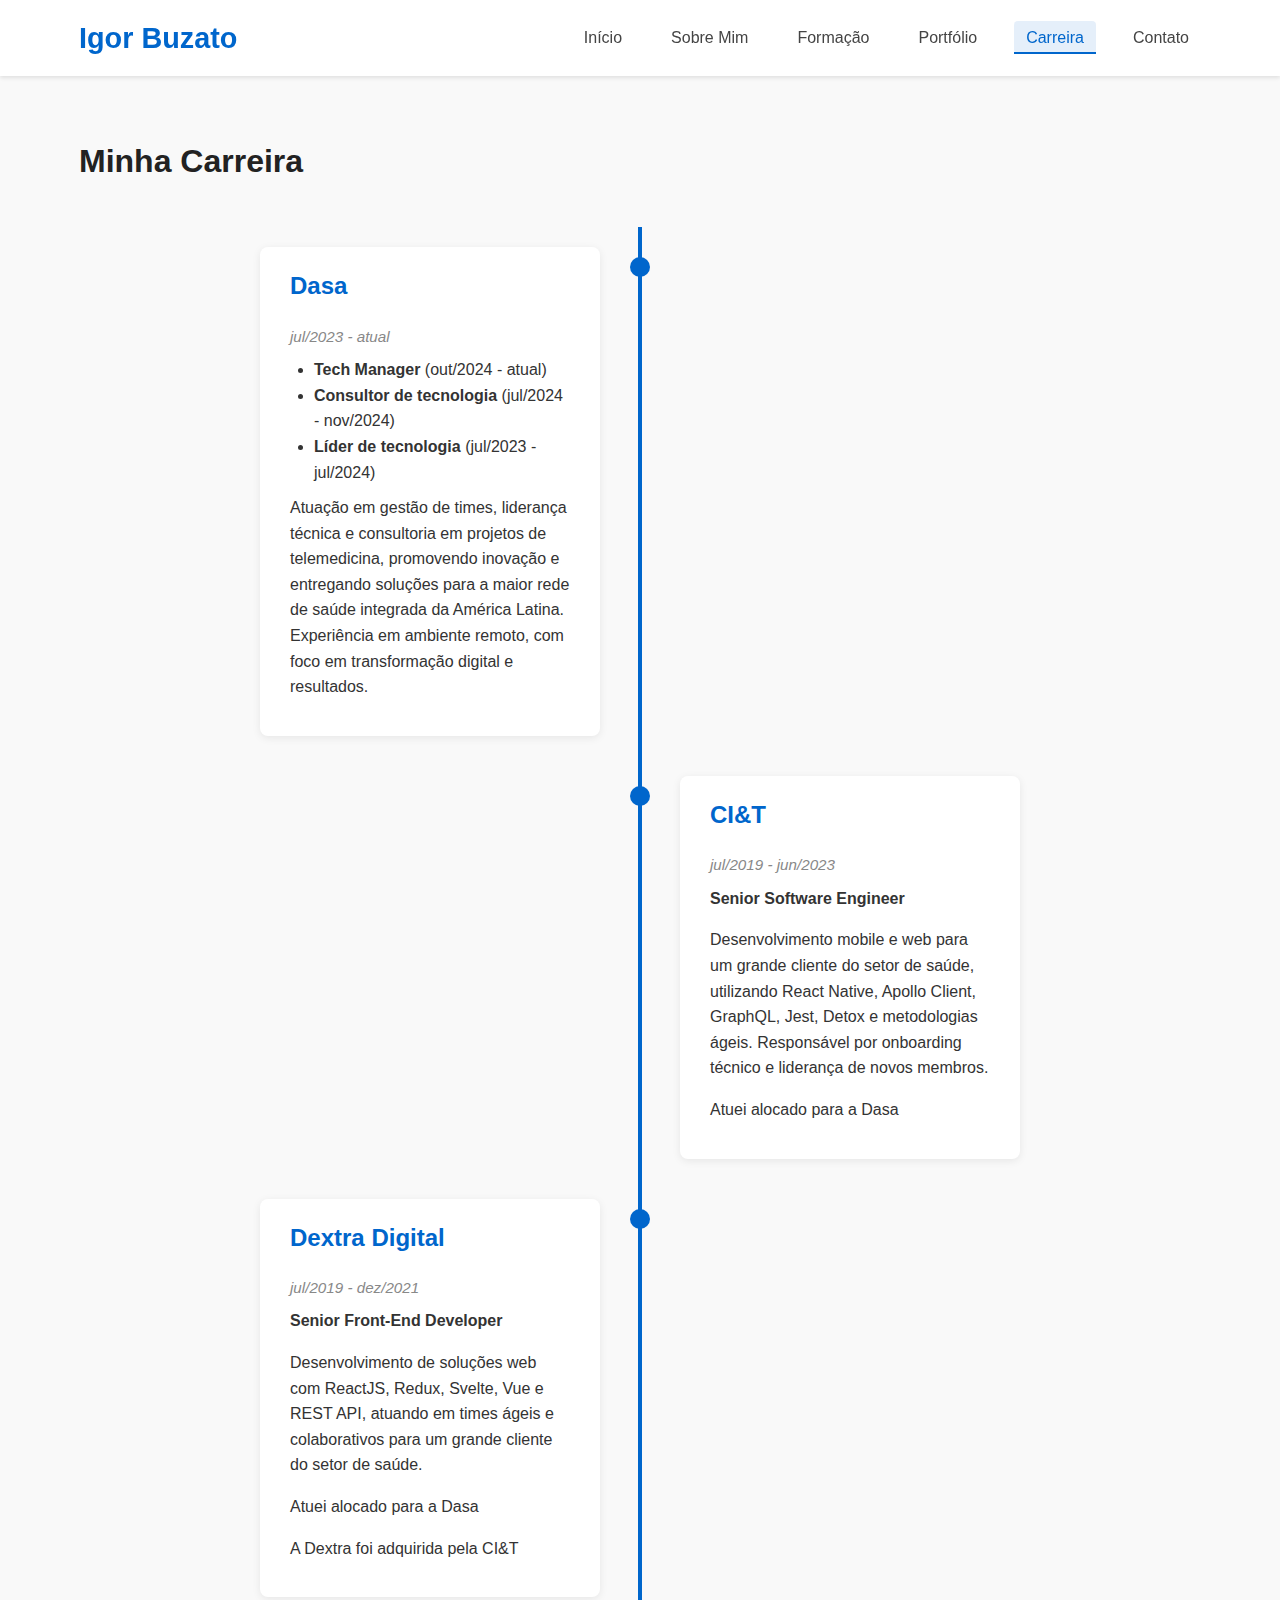
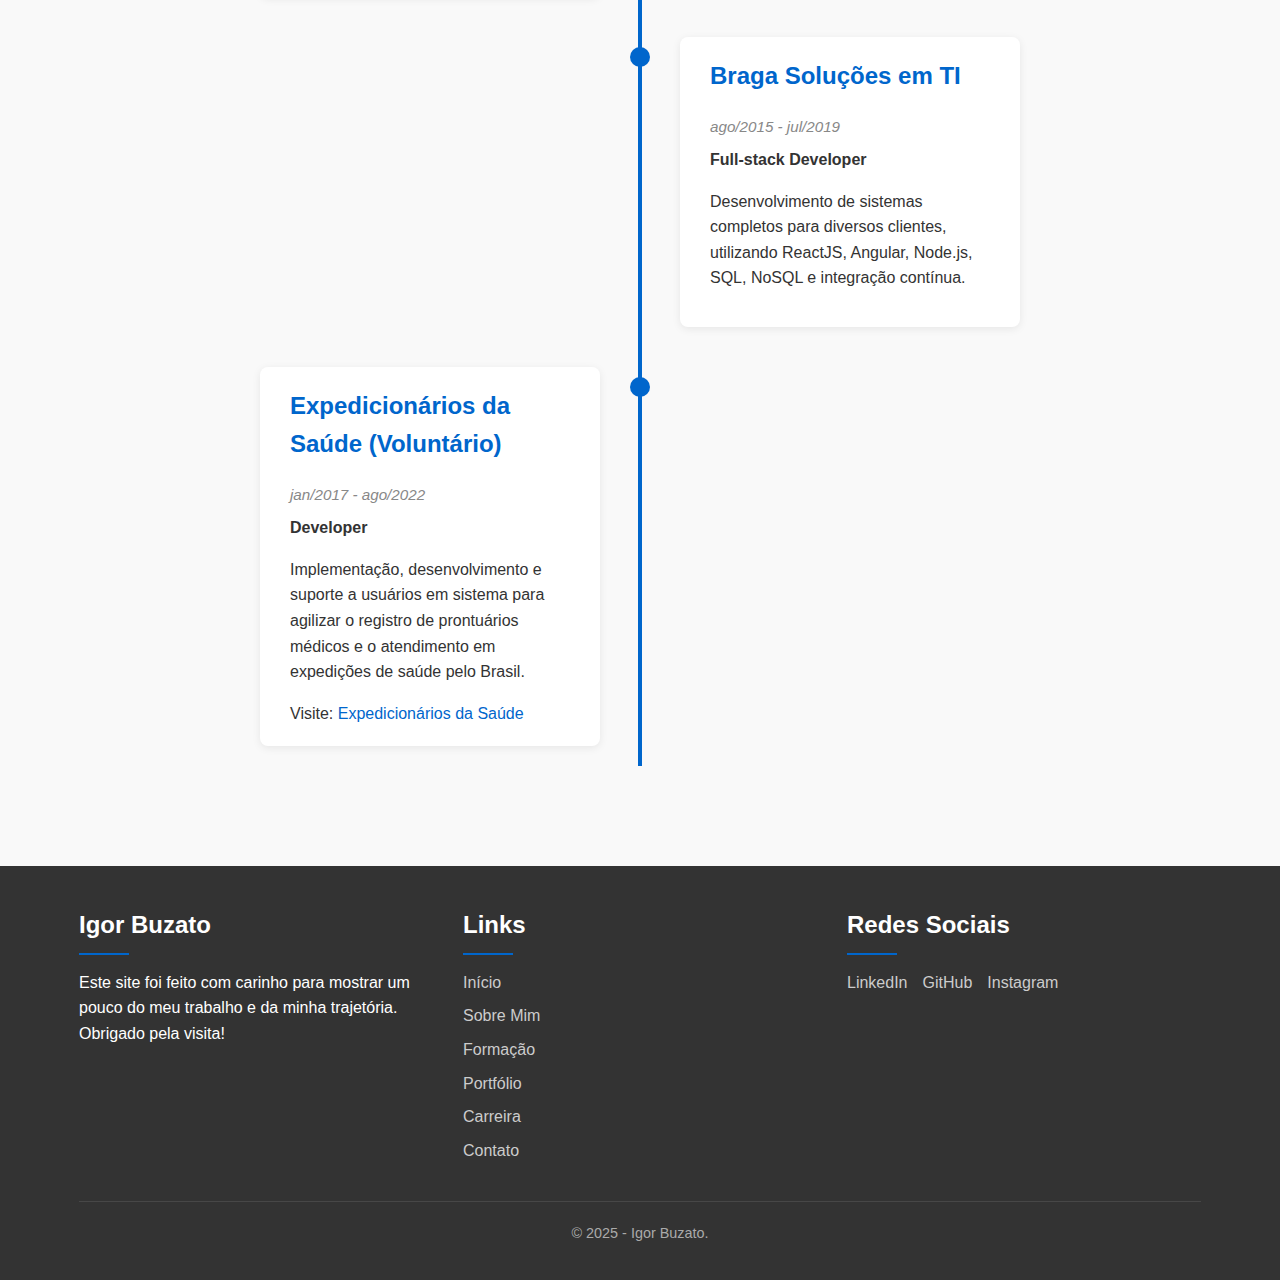
<file: carreira.html>
<!DOCTYPE html>
<html lang="pt-br">
<head>
    <meta charset="UTF-8">
    <meta name="viewport" content="width=device-width, initial-scale=1.0">
    <title>Carreira | Igor Buzato</title>
    <link rel="stylesheet" href="css/style.css">
</head>
<body>
    <header>
        <div class="container">
            <h1>Igor Buzato</h1>
            <nav>
                <ul>
                    <li><a href="index.html">Início</a></li>
                    <li><a href="sobre.html">Sobre Mim</a></li>
                    <li><a href="formacao.html">Formação</a></li>
                    <li><a href="portfolio.html">Portfólio</a></li>
                    <li><a class="active" href="carreira.html">Carreira</a></li>
                    <li><a href="contato.html">Contato</a></li>
                </ul>
            </nav>
        </div>
    </header>
    <main>
        <section class="page-content">
            <div class="container">
                <h2>Minha Carreira</h2>
                <div class="timeline">
                    <div class="timeline-item left">
                        <div class="timeline-content">
                            <h3>Dasa</h3>
                            <span class="period">jul/2023 - atual</span>
                            <ul style="margin-bottom: 10px;">
                                <li><strong>Tech Manager</strong> (out/2024 - atual)</li>
                                <li><strong>Consultor de tecnologia</strong> (jul/2024 - nov/2024)</li>
                                <li><strong>Líder de tecnologia</strong> (jul/2023 - jul/2024)</li>
                            </ul>
                            <p>Atuação em gestão de times, liderança técnica e consultoria em projetos de telemedicina, promovendo inovação e entregando soluções para a maior rede de saúde integrada da América Latina. Experiência em ambiente remoto, com foco em transformação digital e resultados.</p>
                        </div>
                    </div>
                    <div class="timeline-item right">
                        <div class="timeline-content">
                            <h3>CI&T</h3>
                            <span class="period">jul/2019 - jun/2023</span>
                            <p><strong>Senior Software Engineer</strong></p>
                            <p>Desenvolvimento mobile e web para um grande cliente do setor de saúde, utilizando React Native, Apollo Client, GraphQL, Jest, Detox e metodologias ágeis. Responsável por onboarding técnico e liderança de novos membros.</p>
                            <p>Atuei alocado para a Dasa</p>
                        </div>
                    </div>
                    <div class="timeline-item left">
                        <div class="timeline-content">
                            <h3>Dextra Digital</h3>
                            <span class="period">jul/2019 - dez/2021</span>
                            <p><strong>Senior Front-End Developer</strong></p>
                            <p>Desenvolvimento de soluções web com ReactJS, Redux, Svelte, Vue e REST API, atuando em times ágeis e colaborativos para um grande cliente do setor de saúde.</p>
                            <p>Atuei alocado para a Dasa</p>
                            <p>A Dextra foi adquirida pela CI&T</p>
                        </div>
                    </div>
                    <div class="timeline-item right">
                        <div class="timeline-content">
                            <h3>Braga Soluções em TI</h3>
                            <span class="period">ago/2015 - jul/2019</span>
                            <p><strong>Full-stack Developer</strong></p>
                            <p>Desenvolvimento de sistemas completos para diversos clientes, utilizando ReactJS, Angular, Node.js, SQL, NoSQL e integração contínua.</p>
                        </div>
                    </div>
                    <div class="timeline-item left">
                        <div class="timeline-content">
                            <h3>Expedicionários da Saúde (Voluntário)</h3>
                            <span class="period">jan/2017 - ago/2022</span>
                            <p><strong>Developer</strong></p>
                            <p>Implementação, desenvolvimento e suporte a usuários em sistema para agilizar o registro de prontuários médicos e o atendimento em expedições de saúde pelo Brasil.</p>
                            <span>Visite: <a href="https://eds.org.br" target="_blank">Expedicionários da Saúde</a></span>
                        </div>
                    </div>
                </div>
            </div>
        </section>
    </main>
    <footer>
        <div class="container">
            <div class="footer-content">
                <div class="footer-section">
                    <h3>Igor Buzato</h3>
                    <p>Este site foi feito com carinho para mostrar um pouco do meu trabalho e da minha trajetória. Obrigado pela visita!</p>
                </div>
                <div class="footer-section">
                    <h3>Links</h3>
                    <ul class="footer-links">
                        <li><a href="index.html">Início</a></li>
                        <li><a href="sobre.html">Sobre Mim</a></li>
                        <li><a href="formacao.html">Formação</a></li>
                        <li><a href="portfolio.html">Portfólio</a></li>
                        <li><a href="carreira.html">Carreira</a></li>
                        <li><a href="contato.html">Contato</a></li>
                    </ul>
                </div>
                <div class="footer-section">
                    <h3>Redes Sociais</h3>
                    <div class="social-icons">
                        <a href="https://www.linkedin.com/in/igor-buzato/" class="social-icon" target="_blank">LinkedIn</a>
                        <a href="https://github.com/buzato" class="social-icon" target="_blank">GitHub</a>
                        <a href="https://instagram.com/igorbuzato" class="social-icon" target="_blank">Instagram</a>
                    </div>
                </div>
            </div>
            <div class="footer-bottom">
                <p>&copy; 2025 - Igor Buzato.</p>
            </div>
        </div>
    </footer>
</body>
</html>
</file>
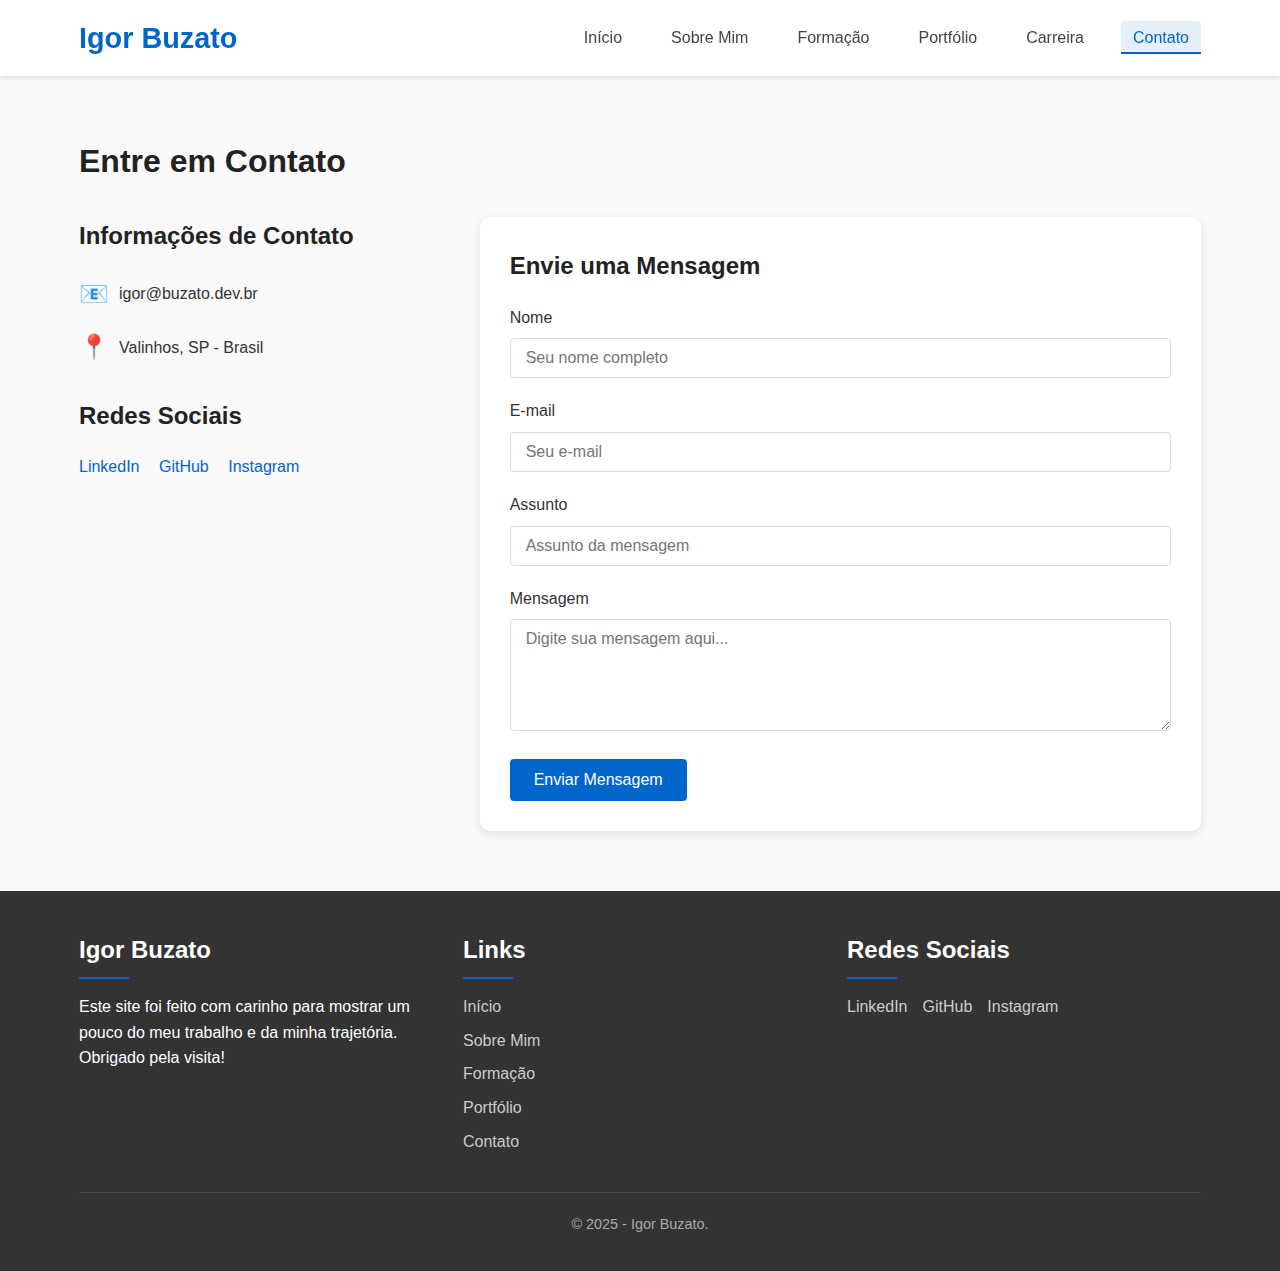
<file: contato.html>
<!DOCTYPE html>
<html lang="pt-br">
<head>
    <meta charset="UTF-8">
    <meta name="viewport" content="width=device-width, initial-scale=1.0">
    <title>Contato | Igor Buzato</title>
    <link rel="stylesheet" href="css/style.css">
</head>
<body>
    <header>
        <div class="container">
            <h1>Igor Buzato</h1>
            <nav>
                <ul>
                    <li><a href="index.html">Início</a></li>
                    <li><a href="sobre.html">Sobre Mim</a></li>
                    <li><a href="formacao.html">Formação</a></li>
                    <li><a href="portfolio.html">Portfólio</a></li>
                    <li><a href="carreira.html">Carreira</a></li>
                    <li><a class="active" href="contato.html">Contato</a></li>
                </ul>
            </nav>
        </div>
    </header>

    <main>
        <section class="page-content">
            <div class="container">
                <h2>Entre em Contato</h2>
                
                <div class="contact-container">
                    <div class="contact-info">
                        <h3>Informações de Contato</h3>
                        <ul>
                            <li>
                                <span class="icon">📧</span>
                                <span>igor@buzato.dev.br</span>
                            </li>
                            <li>
                                <span class="icon">📍</span>
                                <span>Valinhos, SP - Brasil</span>
                            </li>
                        </ul>
                        <div class="social-links">
                            <h3>Redes Sociais</h3>
                            <a href="https://www.linkedin.com/in/igor-buzato/" class="social-link" target="_blank">LinkedIn</a>
                            <a href="https://github.com/buzato" class="social-link" target="_blank">GitHub</a>
                            <a href="https://instagram.com/igorbuzato" class="social-link" target="_blank">Instagram</a>
                        </div>
                    </div>
                    <div class="contact-form">
                        <h3>Envie uma Mensagem</h3>
                        <form id="contactForm">
                            <div class="form-group">
                                <label for="name">Nome</label>
                                <input type="text" id="name" name="name" placeholder="Seu nome completo" required>
                            </div>
                            
                            <div class="form-group">
                                <label for="email">E-mail</label>
                                <input type="email" id="email" name="email" placeholder="Seu e-mail" required>
                            </div>
                            
                            <div class="form-group">
                                <label for="subject">Assunto</label>
                                <input type="text" id="subject" name="subject" placeholder="Assunto da mensagem" required>
                            </div>
                            
                            <div class="form-group">
                                <label for="message">Mensagem</label>
                                <textarea id="message" name="message" rows="5" placeholder="Digite sua mensagem aqui..." required></textarea>
                            </div>
                            
                            <button type="submit" class="btn">Enviar Mensagem</button>
                        </form>
                    </div>
                </div>
            </div>
        </section>
    </main>    <footer>
        <div class="container">
            <div class="footer-content">
                <div class="footer-section">
                    <h3>Igor Buzato</h3>
                    <p>Este site foi feito com carinho para mostrar um pouco do meu trabalho e da minha trajetória. Obrigado pela visita!</p>
                </div>
                <div class="footer-section">
                    <h3>Links</h3>
                    <ul class="footer-links">
                        <li><a href="index.html">Início</a></li>
                        <li><a href="sobre.html">Sobre Mim</a></li>
                        <li><a href="formacao.html">Formação</a></li>
                        <li><a href="portfolio.html">Portfólio</a></li>
                        <li><a href="contato.html">Contato</a></li>
                    </ul>
                </div>
                <div class="footer-section">
                    <h3>Redes Sociais</h3>
                    <div class="social-icons">
                        <a href="https://www.linkedin.com/in/igor-buzato/" class="social-icon" target="_blank">LinkedIn</a>
                        <a href="https://github.com/buzato" class="social-icon" target="_blank">GitHub</a>
                        <a href="https://instagram.com/igorbuzato" class="social-icon" target="_blank">Instagram</a>
                    </div>
                </div>
            </div>
            <div class="footer-bottom">
                <p>&copy; 2025 - Igor Buzato.</p>
            </div>
        </div>
    </footer>
</body>
</html>
</file>
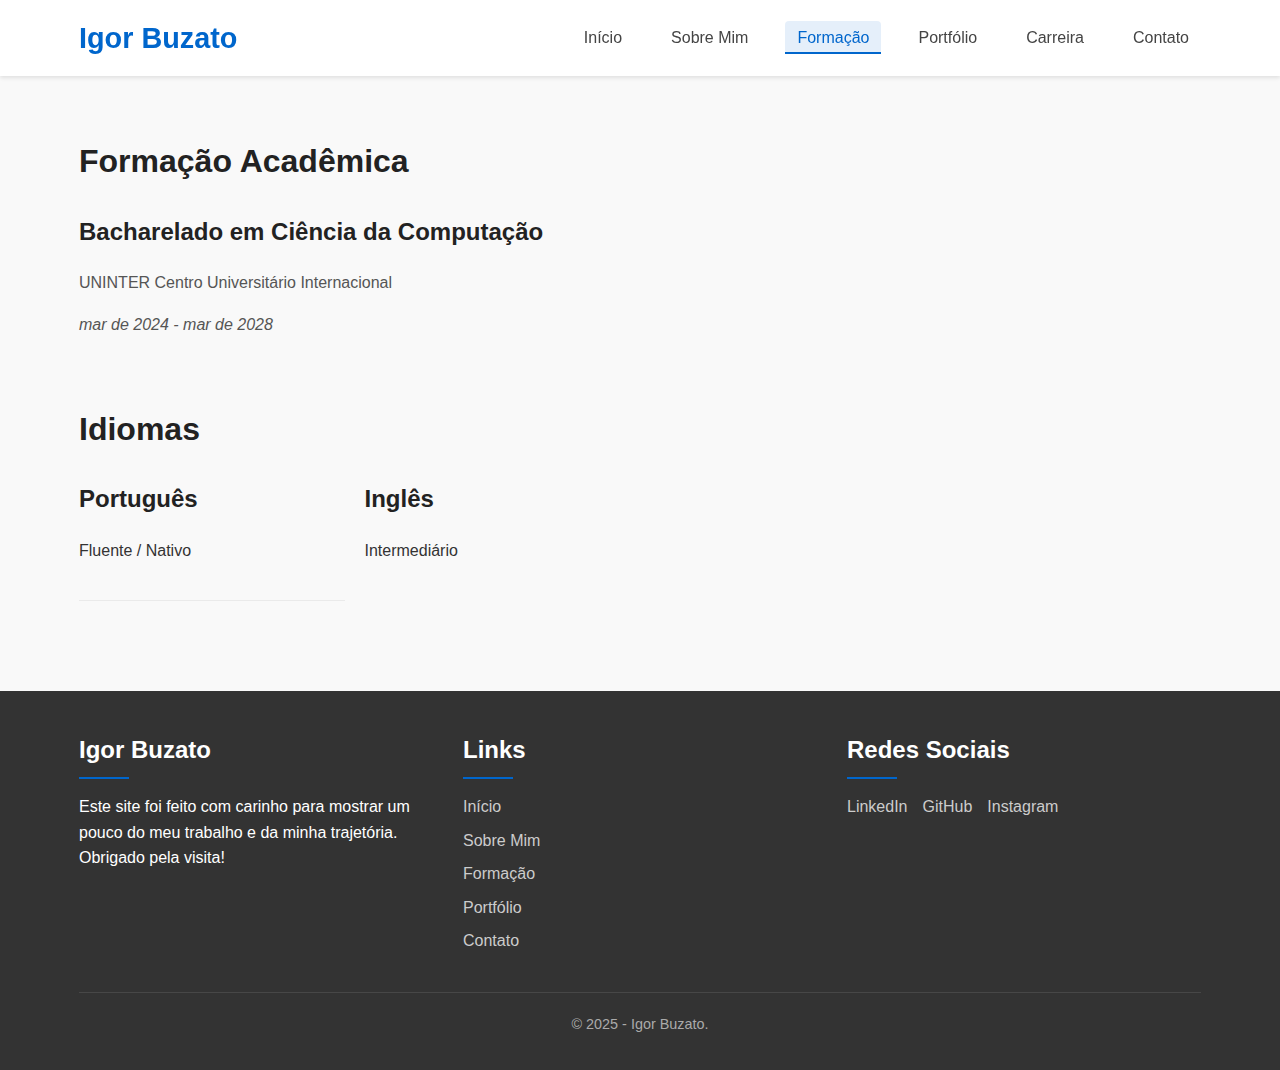
<file: formacao.html>
<!DOCTYPE html>
<html lang="pt-br">
<head>
    <meta charset="UTF-8">
    <meta name="viewport" content="width=device-width, initial-scale=1.0">
    <title>Formação | Igor Buzato</title>
    <link rel="stylesheet" href="css/style.css">
</head>
<body>
    <header>
        <div class="container">
            <h1>Igor Buzato</h1>
            <nav>
                <ul>
                    <li><a href="index.html">Início</a></li>
                    <li><a href="sobre.html">Sobre Mim</a></li>
                    <li><a class="active" href="formacao.html">Formação</a></li>
                    <li><a href="portfolio.html">Portfólio</a></li>
                    <li><a href="carreira.html">Carreira</a></li>
                    <li><a href="contato.html">Contato</a></li>
                </ul>
            </nav>
        </div>
    </header>

    <main>
        <section class="page-content">
            <div class="container">
                <h2>Formação Acadêmica</h2>
                <div class="education">
                    <div class="education-item">
                        <h3>Bacharelado em Ciência da Computação</h3>
                        <p class="institution">UNINTER Centro Universitário Internacional</p>
                        <p class="period">mar de 2024 - mar de 2028</p>
                    </div>
                </div>
                <h2>Idiomas</h2>
                <div class="languages">
                    <div class="language-item">
                        <h3>Português</h3>
                        <p>Fluente / Nativo</p>
                    </div>
                    <div class="language-item">
                        <h3>Inglês</h3>
                        <p>Intermediário</p>
                    </div>
                </div>
            </div>
        </section>
    </main>
    <footer>
        <div class="container">
            <div class="footer-content">
                <div class="footer-section">
                    <h3>Igor Buzato</h3>
                    <p>Este site foi feito com carinho para mostrar um pouco do meu trabalho e da minha trajetória. Obrigado pela visita!</p>
                </div>
                <div class="footer-section">
                    <h3>Links</h3>
                    <ul class="footer-links">
                        <li><a href="index.html">Início</a></li>
                        <li><a href="sobre.html">Sobre Mim</a></li>
                        <li><a href="formacao.html">Formação</a></li>
                        <li><a href="portfolio.html">Portfólio</a></li>
                        <li><a href="contato.html">Contato</a></li>
                    </ul>
                </div>
                <div class="footer-section">
                    <h3>Redes Sociais</h3>
                    <div class="social-icons">
                        <a href="https://www.linkedin.com/in/igor-buzato/" class="social-icon" target="_blank">LinkedIn</a>
                        <a href="https://github.com/buzato" class="social-icon" target="_blank">GitHub</a>
                        <a href="https://instagram.com/igorbuzato" class="social-icon" target="_blank">Instagram</a>
                    </div>
                </div>
            </div>
            <div class="footer-bottom">
               <p>&copy; 2025 - Igor Buzato.</p>
            </div>
        </div>
    </footer>
</body>
</html>
</file>
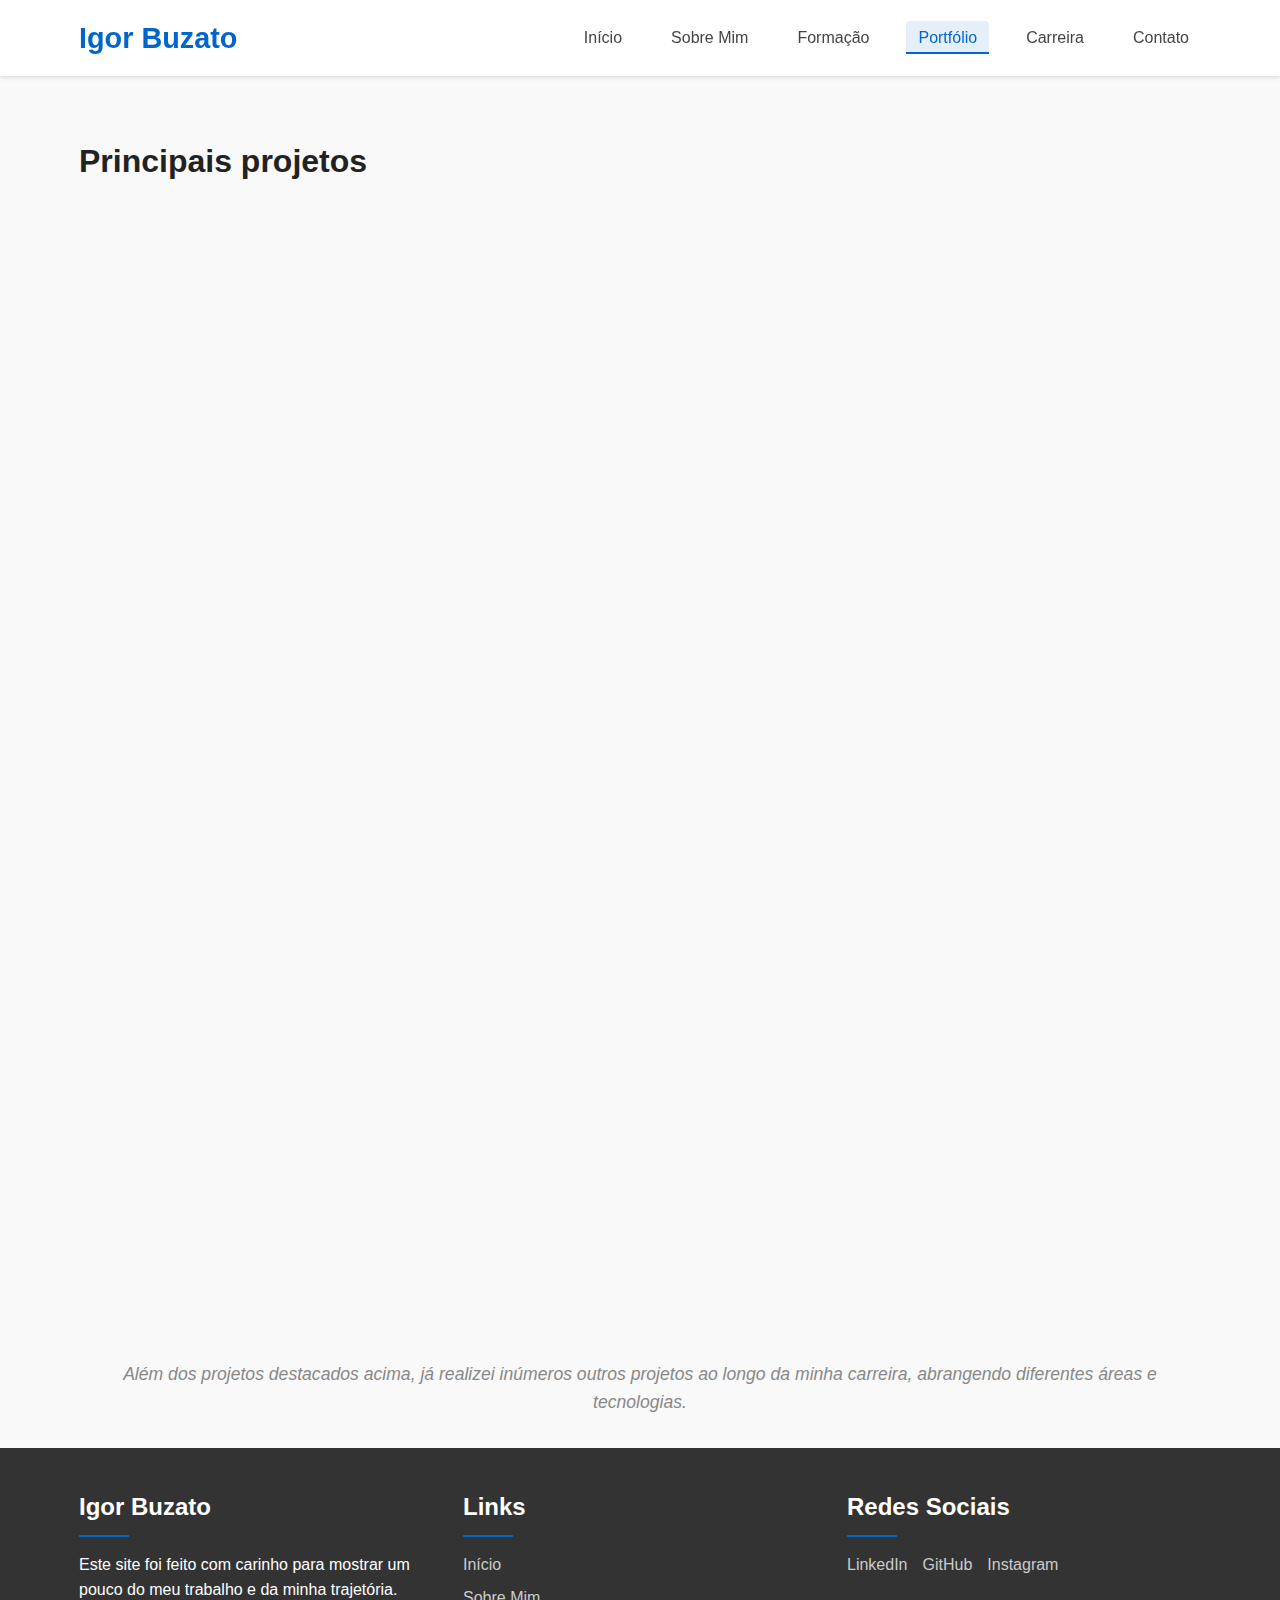
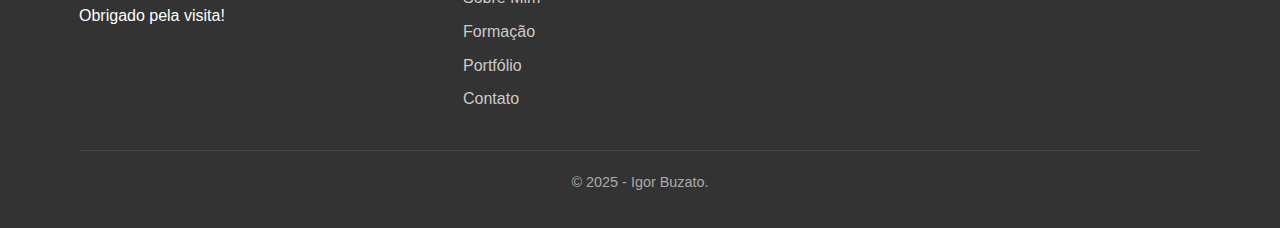
<file: portfolio.html>
<!DOCTYPE html>
<html lang="pt-br">

<head>
    <meta charset="UTF-8">
    <meta name="viewport" content="width=device-width, initial-scale=1.0">
    <title>Portfólio | Igor Buzato</title>
    <link rel="stylesheet" href="css/style.css">
</head>

<body>
    <header>
        <div class="container">
            <h1>Igor Buzato</h1>
            <nav>
                <ul>
                    <li><a href="index.html">Início</a></li>
                    <li><a href="sobre.html">Sobre Mim</a></li>
                    <li><a href="formacao.html">Formação</a></li>
                    <li><a class="active" href="portfolio.html">Portfólio</a></li>
                    <li><a href="carreira.html">Carreira</a></li>
                    <li><a href="contato.html">Contato</a></li>
                </ul>
            </nav>
        </div>
    </header>

    <main>
        <section class="page-content">
            <div class="container">
                <h2>Principais projetos</h2>
                <div class="portfolio-grid">
                    <div class="portfolio-item">
                        <div class="portfolio-image">
                            <img src="img/nav.svg" alt="NAV Dasa">
                        </div>
                        <div class="portfolio-info">
                            <h3>NAV Dasa – Plataforma Digital de Saúde Integrada</h3>
                            <p>O NAV Dasa é uma plataforma digital de saúde desenvolvida pela Dasa, centralizando
                                consultas online (telemedicina), agendamento de exames e vacinas, acesso ao histórico de
                                saúde, integração com convênios médicos e acesso multiplataforma (web, Android e iOS).
                                Conta ainda com o NAV Pro, módulo para profissionais de saúde acompanharem exames em
                                tempo real. O NAV representa um avanço na digitalização dos serviços de saúde no Brasil,
                                promovendo eficiência, acessibilidade e continuidade do cuidado ao paciente.</p>
                            <p class="technologies">React Native, Typescript, GraphQL, Firebase, ReactJs.</p>
                            <p><strong>Minha participação:</strong> Atuei como um dos desenvolvedores do NAV Pacientes
                                App, contribuindo para a construção de funcionalidades importantes e melhorias na
                                experiência do usuário. Atualmente, sou <b>Tech Manager</b> do <b>NAV Pacientes</b> e <b>NAV PRO</b>,
                                acompanhando os times, apoiando decisões técnicas e estratégicas além de ajudar na evolução do produto.</p>
                            <a href="https://nav.dasa.com.br" class="project-link" target="_blank">Acessar NAV Dasa</a>
                        </div>
                    </div>
                    <div class="portfolio-item">
                        <div class="portfolio-image">
                            <img src="img/wynix.jpg" alt="Wynix">
                        </div>
                        <div class="portfolio-info">
                            <h3>Wynix – Plataforma de Gestão Empresarial em Nuvem</h3>
                            <p>O Wynix é uma plataforma moderna de gestão empresarial baseada em nuvem, desenvolvida
                                para integrar e simplificar operações comerciais em um único ambiente digital. Oferece
                                PDV integrado, e-commerce nativo, autoatendimento personalizado, acesso multiplataforma,
                                segurança de dados e IA integrada. Ainda em desenvolvimento, já demonstra
                                forte compromisso com inovação e experiência do usuário.</p>
                            <p class="technologies">Typescript, React, Next.js, IA</p>
                            <p><strong>Minha participação:</strong> Fundei o Wynix e sou responsável pelo
                                desenvolvimento da plataforma, desde a concepção da ideia, definição das principais
                                funcionalidades, até a implementação e testes. Participo ativamente da evolução do
                                sistema e do contato com os usuários.</p>
                            <a href="https://wynix.com.br" class="project-link" target="_blank">Acessar Wynix</a>
                        </div>
                    </div>
                    <div class="portfolio-item">
                        <div class="portfolio-image">
                            <img src="img/odhub.jpg" alt="ODHUB – Oficina do Crachá">
                        </div>
                        <div class="portfolio-info">
                            <h3>ODHUB – Oficina do Crachá</h3>
                            <p>O ODHUB é um sistema interno da empresa Oficina do Crachá, o ODHUB foi construido para
                                ser uma plataforma web completa para gestão comercial e operacional da empresa, com foco
                                em propostas comerciais e controle de estoque. Oferece gestão de clientes e
                                fornecedores, controle de estoque, propostas comerciais personalizadas, controle de
                                permissões, exportação de dados (PDF/Excel) e integrações com outros sistemas.
                                Proporciona visão centralizada dos processos, maior controle, agilidade e precisão nas
                                operações empresariais.</p>
                            <p class="technologies">ReactJS, Vite, Firebase, NestJS</p>
                            <p><strong>Minha participação:</strong> Atuei como desenvolvedor, participando da
                                implementação de todos os módulos, integrações e melhorias no sistema, sempre buscando
                                facilitar o dia a dia da empresa.</p>
                            <a href="https://oficinadocracha.com.br" class="project-link" target="_blank">Acessar a
                                Oficina do Crachá</a>
                        </div>
                    </div>
                </div>
            </div>
        </section>
        <section class="disclaimer">
            <div class="container">
                <p class="disclaimer-text">
                    <em>Além dos projetos destacados acima, já realizei inúmeros outros projetos ao longo da minha carreira, abrangendo diferentes áreas e tecnologias.</em>
                </p>
            </div>
        </section>
    </main>
    <footer>
        <div class="container">
            <div class="footer-content">
                <div class="footer-section">
                    <h3>Igor Buzato</h3>
                    <p>Este site foi feito com carinho para mostrar um pouco do meu trabalho e da minha trajetória.
                        Obrigado pela visita!</p>
                </div>
                <div class="footer-section">
                    <h3>Links</h3>
                    <ul class="footer-links">
                        <li><a href="index.html">Início</a></li>
                        <li><a href="sobre.html">Sobre Mim</a></li>
                        <li><a href="formacao.html">Formação</a></li>
                        <li><a href="portfolio.html">Portfólio</a></li>
                        <li><a href="contato.html">Contato</a></li>
                    </ul>
                </div>
                <div class="footer-section">
                    <h3>Redes Sociais</h3>
                    <div class="social-icons">
                        <a href="https://www.linkedin.com/in/igor-buzato/" class="social-icon"
                            target="_blank">LinkedIn</a>
                        <a href="https://github.com/buzato" class="social-icon" target="_blank">GitHub</a>
                        <a href="https://instagram.com/igorbuzato" class="social-icon" target="_blank">Instagram</a>
                    </div>
                </div>
            </div>
            <div class="footer-bottom">
                <p>&copy; 2025 - Igor Buzato.</p>
            </div>
        </div>
    </footer>
</body>

</html>
</file>
<file: css/style.css>
* {
    margin: 0;
    padding: 0;
    box-sizing: border-box;
}

body {
    font-family: 'Segoe UI', Tahoma, Geneva, Verdana, sans-serif;
    line-height: 1.6;
    color: #333;
    background-color: #f9f9f9;
}

.container {
    width: 90%;
    max-width: 1200px;
    margin: 0 auto;
    padding: 0 15px;
}

/* Tipografia */
h1,
h2,
h3,
h4,
h5,
h6 {
    margin-bottom: 0.8em;
    font-weight: 700;
    color: #222;
}

h1 {
    font-size: 2.5rem;
}

h2 {
    font-size: 2rem;
}

h3 {
    font-size: 1.5rem;
}

p {
    margin-bottom: 1em;
}

a {
    color: #0066cc;
    text-decoration: none;
    transition: all 0.3s ease;
}

a:hover {
    color: #004080;
}

ul,
ol {
    margin-bottom: 1em;
    padding-left: 1.5em;
}

/* Botões */
.btn {
    display: inline-block;
    padding: 12px 24px;
    background-color: #0066cc;
    color: #fff;
    border: none;
    border-radius: 4px;
    font-size: 1rem;
    cursor: pointer;
    transition: all 0.3s ease;
    text-decoration: none;
}

.btn:hover {
    background-color: #004080;
    color: #fff;
}

/* Header e Navegação */
header {
    background-color: #ffffff;
    box-shadow: 0 2px 4px rgba(0, 0, 0, 0.1);
    position: sticky;
    top: 0;
    z-index: 1000;
    padding: 15px 0;
}

header .container {
    display: flex;
    justify-content: space-between;
    align-items: center;
}

header h1 {
    margin-bottom: 0;
    font-size: 1.8rem;
    color: #0066cc;
}

nav ul {
    display: flex;
    list-style: none;
    padding: 0;
    margin: 0;
}

nav li {
    margin-left: 25px;
}

nav li:first-child {
    margin-left: 0;
}

nav a {
    color: #444;
    font-weight: 500;
    padding: 8px 12px;
    position: relative;
    transition: all 0.4s ease;
    border-radius: 4px;
}

nav a:after {
    content: '';
    position: absolute;
    bottom: 0;
    left: 0;
    width: 0;
    height: 2px;
    background-color: #0066cc;
    transition: width 0.3s ease;
}

nav a:hover {
    background-color: rgba(0, 102, 204, 0.1);
}

nav a:hover:after,
nav a.active:after {
    width: 100%;
}

nav a.active {
    color: #0066cc;
    background-color: rgba(0, 102, 204, 0.1);
}

/* Seção Hero (Página Inicial) */
.hero {
    background: linear-gradient(rgba(0, 102, 204, 0.8), rgba(0, 153, 255, 0.8)), url('../img/hero-bg.gif');
    background-attachment: fixed;
    background-position: center;
    background-size: cover;
    color: #fff;
    padding: 150px 0;
    text-align: center;
    position: relative;
    overflow: hidden;
}

.hero:before {
    content: '';
    position: absolute;
    top: 0;
    left: 0;
    right: 0;
    bottom: 0;
    background: rgba(0, 0, 0, 0.2);
    z-index: 1;
}

.hero .container {
    position: relative;
    z-index: 2;
}

.hero h2 {
    font-size: 2.8rem;
    margin-bottom: 20px;
    color: #fff;
    animation: fadeInDown 1s ease;
}

.hero p {
    font-size: 1.2rem;
    max-width: 600px;
    margin: 0 auto 30px;
    animation: fadeInUp 1s ease 0.3s forwards;
    opacity: 0;
}

.hero .btn {
    background-color: #fff;
    color: #0066cc;
    animation: fadeIn 1s ease 0.6s forwards;
    opacity: 0;
    transform: scale(0.9);
}

.hero .btn:hover {
    background-color: rgba(255, 255, 255, 0.9);
    transform: scale(1);
}

@keyframes fadeInDown {
    from {
        opacity: 0;
        transform: translateY(-30px);
    }

    to {
        opacity: 1;
        transform: translateY(0);
    }
}

@keyframes fadeInUp {
    from {
        opacity: 0;
        transform: translateY(30px);
    }

    to {
        opacity: 1;
        transform: translateY(0);
    }
}

@keyframes fadeIn {
    from {
        opacity: 0;
        transform: scale(0.9);
    }

    to {
        opacity: 1;
        transform: scale(1);
    }
}

/* Seção de Habilidades (Página Inicial) */
.highlights {
    padding: 80px 0;
    background-color: #fff;
}

/* Cards de habilidades */
.skills-cards {
    display: grid;
    grid-template-columns: repeat(auto-fit, minmax(120px, 1fr));
    gap: 16px;
    margin-top: 32px;
}

.skill-card {
    background: #f5f7fa;
    border-radius: 8px;
    box-shadow: 0 2px 8px rgba(0, 0, 0, 0.04);
    padding: 16px 8px;
    text-align: center;
    font-weight: 600;
    color: #0066cc;
    font-size: 1rem;
    transition: transform 0.2s, box-shadow 0.2s;
    cursor: default;
}

.skill-card:hover {
    background: #eaf3fb;
    transform: translateY(-4px) scale(1.04);
    box-shadow: 0 4px 16px rgba(0, 102, 204, 0.10);
    color: #004080;
}

.skill-card span {
    display: flex;
    flex-direction: column;
    align-items: center;
    justify-content: center;
    gap: 8px;
}

.skill-card svg {
    flex-shrink: 0;
    margin: 0 0 6px 0;
    display: block;
}

/* Layout de Página */
.page-content {
    padding: 60px 0;
}

/* Sobre Mim */
.about-container {
    display: flex;
    gap: 40px;
    margin-top: 30px;
}

.profile-image {
    flex: 1;
    max-width: 300px;
}

.profile-image img {
    width: 100%;
    border-radius: 10px;
    box-shadow: 0 4px 8px rgba(0, 0, 0, 0.1);
}

.profile-text {
    flex: 2;
}

/* Formação */
.education-item,
.language-item {
    margin-bottom: 30px;
    padding-bottom: 20px;
    border-bottom: 1px solid #eaeaea;
}

.education-item:last-child,
.language-item:last-child {
    border-bottom: none;
}

.institution,
.period {
    font-weight: 500;
    color: #555;
}

.period {
    font-style: italic;
}

.languages {
    display: grid;
    grid-template-columns: repeat(auto-fill, minmax(250px, 1fr));
    gap: 20px;
    margin-top: 20px;
}

/* Portfólio */
.portfolio-grid {
    display: grid;
    grid-template-columns: repeat(auto-fill, minmax(300px, 1fr));
    gap: 30px;
    margin-top: 30px;
}

.portfolio-item {
    background-color: #fff;
    border-radius: 10px;
    overflow: hidden;
    box-shadow: 0 3px 10px rgba(0, 0, 0, 0.1);
    transition: all 0.3s ease;
    opacity: 0;
    transform: translateY(20px);
    animation: fadeInUp 0.8s forwards;
}

.portfolio-item:hover {
    transform: translateY(-5px);
    box-shadow: 0 5px 15px rgba(0, 0, 0, 0.15);
}

/* Animação para os itens do portfólio */
@keyframes fadeInUp {
    from {
        opacity: 0;
        transform: translateY(20px);
    }

    to {
        opacity: 1;
        transform: translateY(0);
    }
}

.portfolio-image img {
    width: 100%;
    height: 200px;
    object-fit: cover;
}

.portfolio-info {
    padding: 20px;
}

.technologies {
    color: #666;
    font-size: 0.9rem;
    margin-bottom: 15px;
}

/* Contato */
.contact-container {
    display: grid;
    grid-template-columns: 1fr 2fr;
    gap: 40px;
    margin-top: 30px;
}

.contact-info ul {
    list-style: none;
    padding: 0;
    margin-bottom: 30px;
}

.contact-info li {
    display: flex;
    align-items: center;
    margin-bottom: 15px;
}

.icon {
    margin-right: 10px;
    font-size: 1.5rem;
}

.social-links {
    margin-top: 20px;
}

.social-link {
    display: inline-block;
    margin-right: 15px;
    font-weight: 500;
}

.contact-form {
    background-color: #fff;
    padding: 30px;
    border-radius: 10px;
    box-shadow: 0 3px 10px rgba(0, 0, 0, 0.1);
}

.form-group {
    margin-bottom: 20px;
}

.form-group label {
    display: block;
    margin-bottom: 8px;
    font-weight: 500;
}

.form-group input,
.form-group textarea {
    width: 100%;
    padding: 10px 15px;
    border: 1px solid #ddd;
    border-radius: 4px;
    font-size: 1rem;
    font-family: inherit;
    transition: border 0.3s ease;
}

.form-group input:focus,
.form-group textarea:focus {
    border-color: #0066cc;
    outline: none;
}

/* Footer */
footer {
    background-color: #333;
    color: #fff;
    padding: 40px 0 20px;
}

.footer-content {
    display: grid;
    grid-template-columns: repeat(auto-fit, minmax(250px, 1fr));
    gap: 30px;
    margin-bottom: 30px;
}

.footer-section h3 {
    color: #fff;
    margin-bottom: 15px;
    position: relative;
    padding-bottom: 10px;
}

.footer-section h3:after {
    content: '';
    position: absolute;
    bottom: 0;
    left: 0;
    width: 50px;
    height: 2px;
    background-color: #0066cc;
}

.footer-links {
    list-style: none;
    padding: 0;
    margin: 0;
}

.footer-links li {
    margin-bottom: 8px;
}

.footer-links a {
    color: #ccc;
    transition: color 0.3s ease;
}

.footer-links a:hover {
    color: #fff;
}

.social-icons {
    display: flex;
    gap: 15px;
    margin-top: 10px;
}

.social-icon {
    color: #ccc;
    transition: color 0.3s ease;
}

.social-icon:hover {
    color: #fff;
}

.footer-bottom {
    border-top: 1px solid rgba(255, 255, 255, 0.1);
    padding-top: 20px;
    text-align: center;
    font-size: 0.9rem;
    color: #aaa;
}

/* Disclaimer */
.disclaimer {
    margin-top: 2rem;
    margin-bottom: 2rem;
}

.disclaimer-text {
    text-align: center;
    color: #888;
    font-size: 1.1rem;
}

/* Media Queries */
@media (max-width: 992px) {
    .contact-container {
        grid-template-columns: 1fr;
    }
}

@media (max-width: 768px) {
    header .container {
        flex-direction: column;
        text-align: center;
    }

    nav {
        margin-top: 15px;
    }

    .about-container {
        flex-direction: column;
        align-items: center;
        text-align: center;
    }

    .profile-image {
        margin-bottom: 30px;
    }
}

@media (max-width: 576px) {
    nav ul {
        flex-direction: column;
        align-items: center;
    }

    nav li {
        margin: 5px 0;
    }

    .portfolio-grid {
        grid-template-columns: 1fr;
    }

    .hero {
        padding: 60px 0;
    }

    .hero h2 {
        font-size: 2rem;
    }
}

/* Estilos da sessão do contador */
.counter {
    background-color: #f2f2f2;
    padding: 60px 0;
    text-align: center;
}

.stats-container {
    display: flex;
    justify-content: space-around;
    flex-wrap: wrap;
    gap: 20px;
    max-width: 1000px;
    margin: 0 auto;
}

.stat-item {
    padding: 30px 20px;
    background-color: #fff;
    border-radius: 10px;
    box-shadow: 0 5px 15px rgba(0, 0, 0, 0.1);
    min-width: 200px;
    transition: transform 0.3s ease, box-shadow 0.3s ease;
}

.stat-item:hover {
    transform: translateY(-5px);
    box-shadow: 0 8px 25px rgba(0, 0, 0, 0.15);
}

.stat-number {
    display: block;
    font-size: 3rem;
    font-weight: 700;
    color: #0066cc;
    margin-bottom: 5px;
}

.stat-title {
    display: block;
    font-size: 1.2rem;
    color: #666;
    font-weight: 500;
}

/* Media query para dispositivos móveis */
@media (max-width: 768px) {
    .stats-container {
        flex-direction: column;
        align-items: center;
    }

    .stat-item {
        width: 80%;
    }
}

/* Estilos da timeline */
.timeline {
    position: relative;
    max-width: 900px;
    margin: 40px auto;
}

.timeline:before {
    content: '';
    position: absolute;
    left: 50%;
    top: 0;
    bottom: 0;
    width: 4px;
    background: #0066cc;
    transform: translateX(-50%);
}

.timeline-item {
    padding: 20px 40px;
    position: relative;
    width: 50%;
}

.timeline-item.left {
    left: 0;
}

.timeline-item.right {
    left: 50%;
}

.timeline-content {
    background: #fff;
    padding: 20px 30px;
    border-radius: 8px;
    box-shadow: 0 2px 8px rgba(0, 0, 0, 0.08);
    position: relative;
}

.timeline-item.left .timeline-content {
    margin-left: 30px;
}

.timeline-item.right .timeline-content {
    margin-right: 30px;
}

.timeline-item:after {
    content: '';
    position: absolute;
    top: 30px;
    width: 20px;
    height: 20px;
    border-radius: 50%;
    background: #0066cc;
    z-index: 1;
}

.timeline-item.left:after {
    right: -10px;
}

.timeline-item.right:after {
    left: -10px;
}

.timeline-content h3 {
    margin-top: 0;
    color: #0066cc;
}

.timeline-content .period {
    font-size: 0.95em;
    color: #888;
    margin-bottom: 8px;
    display: block;
}

@media (max-width: 900px) {
    .timeline:before {
        left: 20px;
    }

    .timeline-item,
    .timeline-item.left,
    .timeline-item.right {
        width: 100%;
        left: 0;
        padding-left: 50px;
        padding-right: 0;
    }

    .timeline-item.left .timeline-content,
    .timeline-item.right .timeline-content {
        margin: 0 0 30px 0;
    }

    .timeline-item:after {
        left: 10px !important;
        right: auto;
    }
}
</file>
